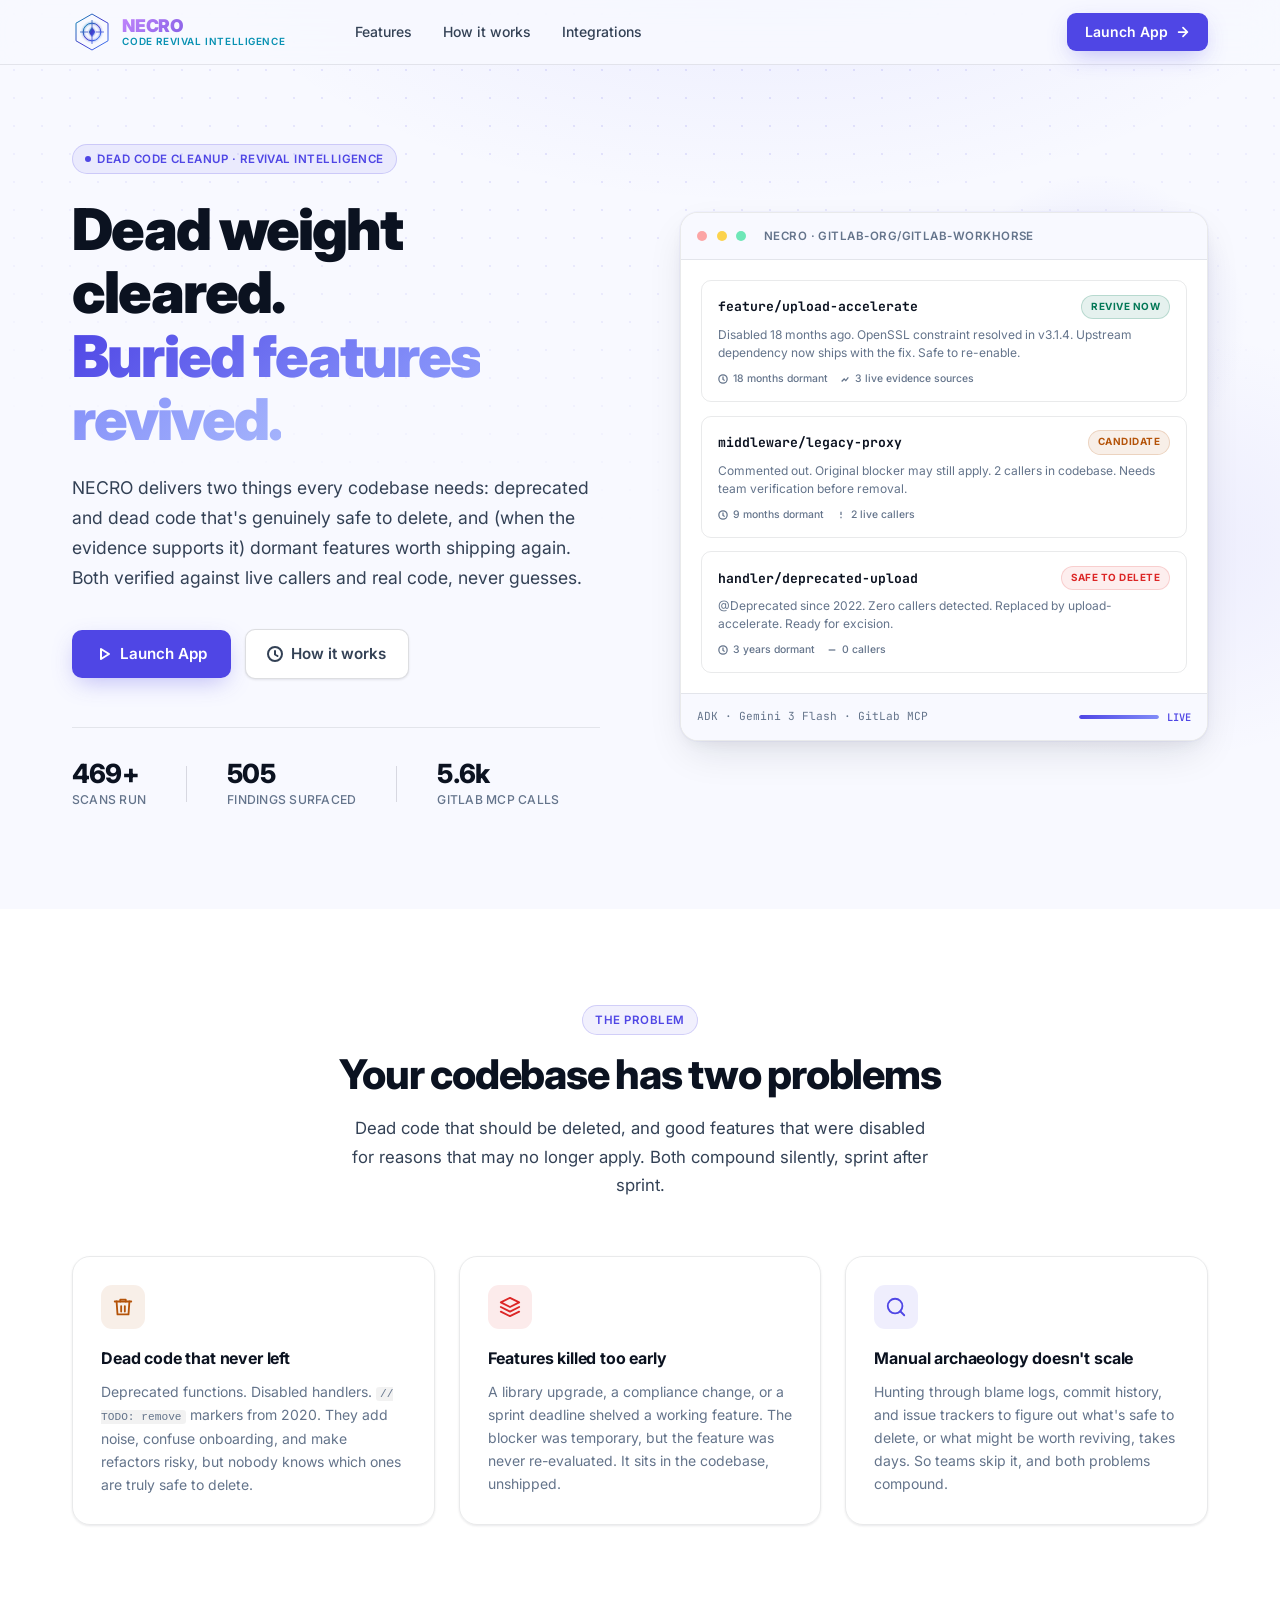
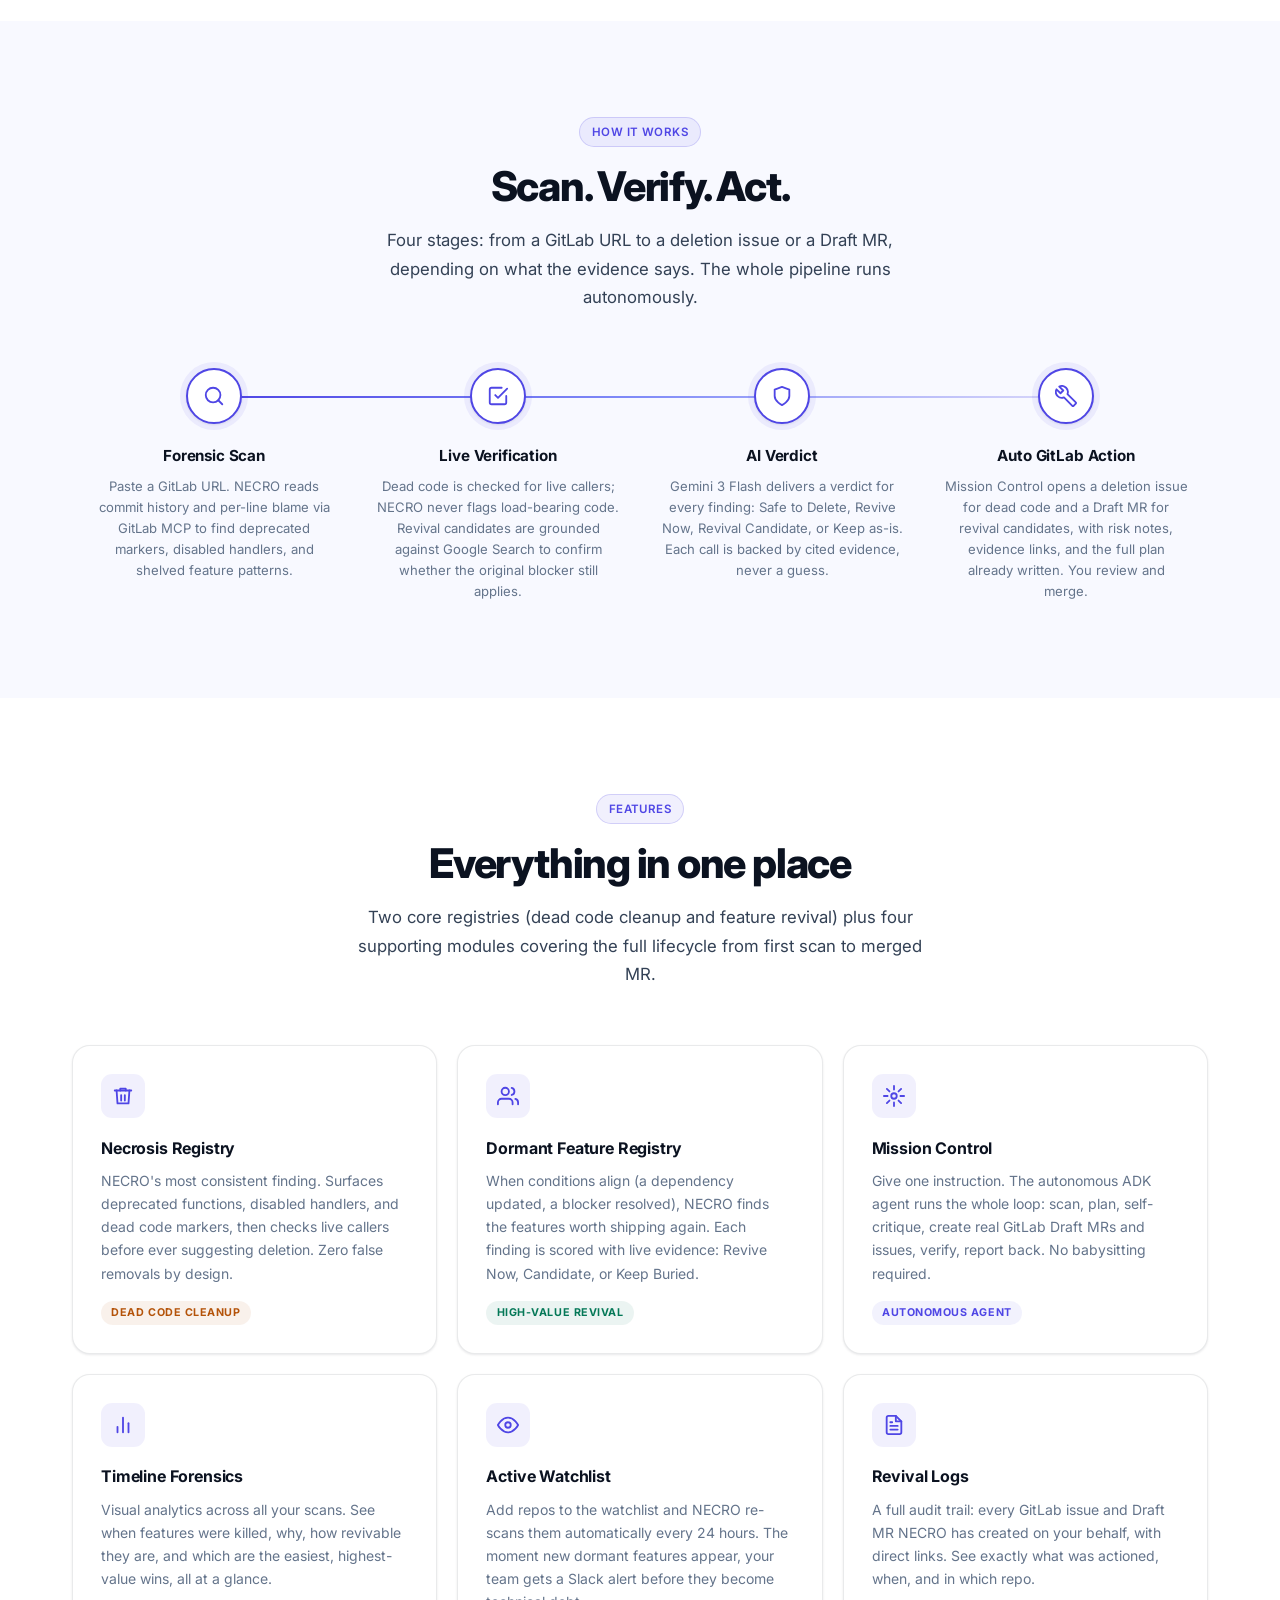
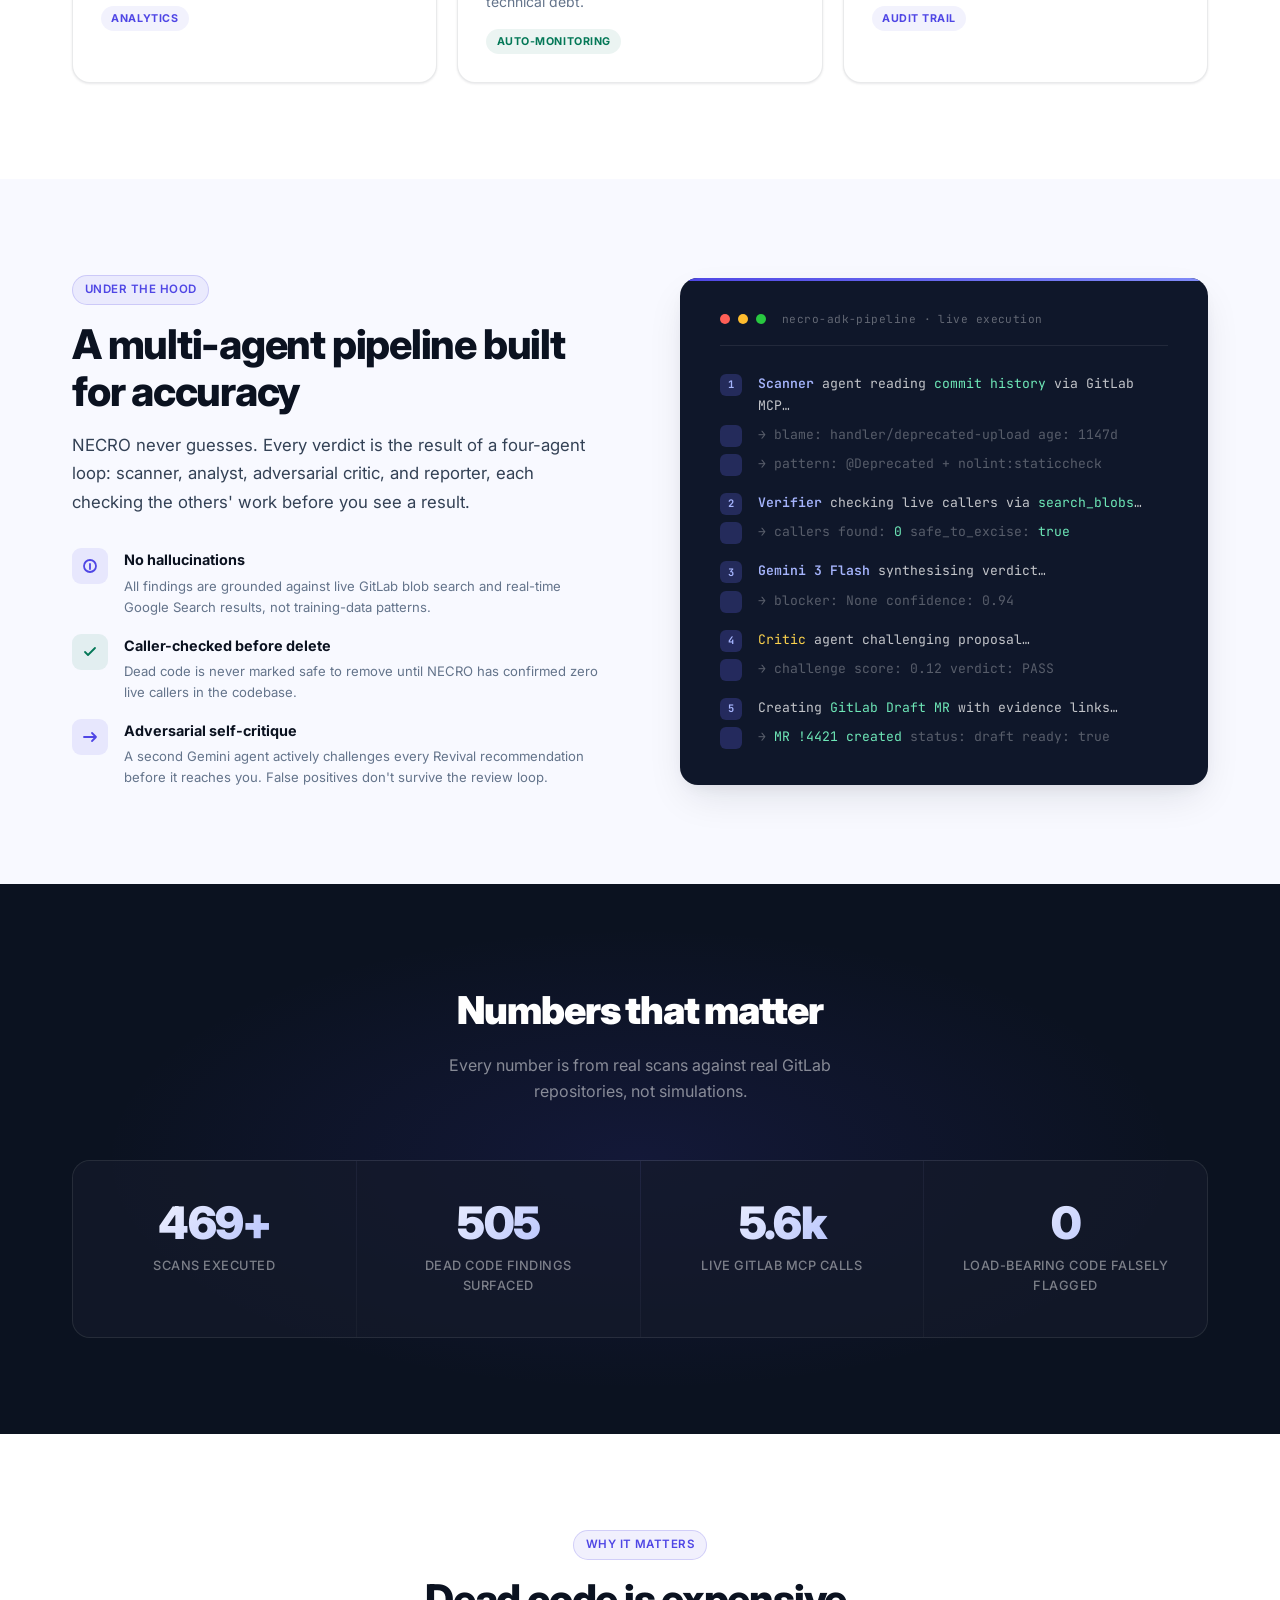
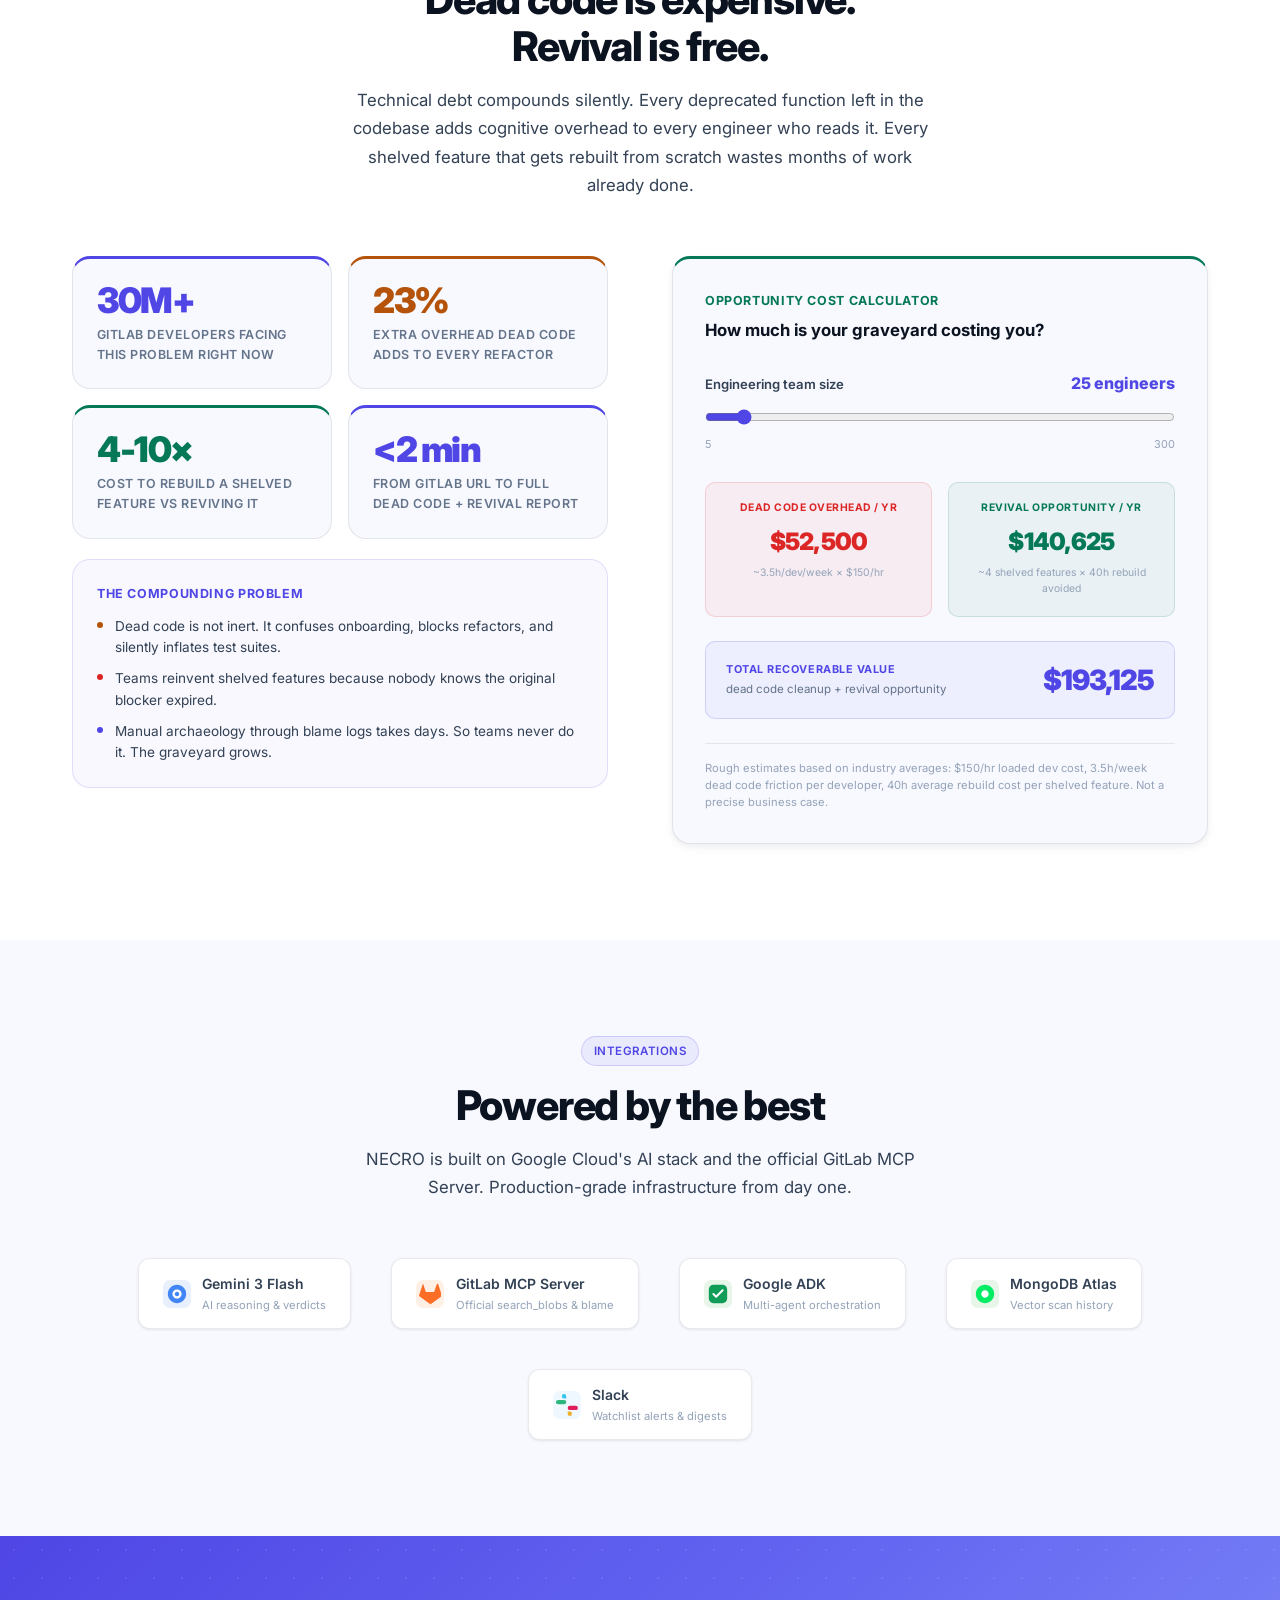
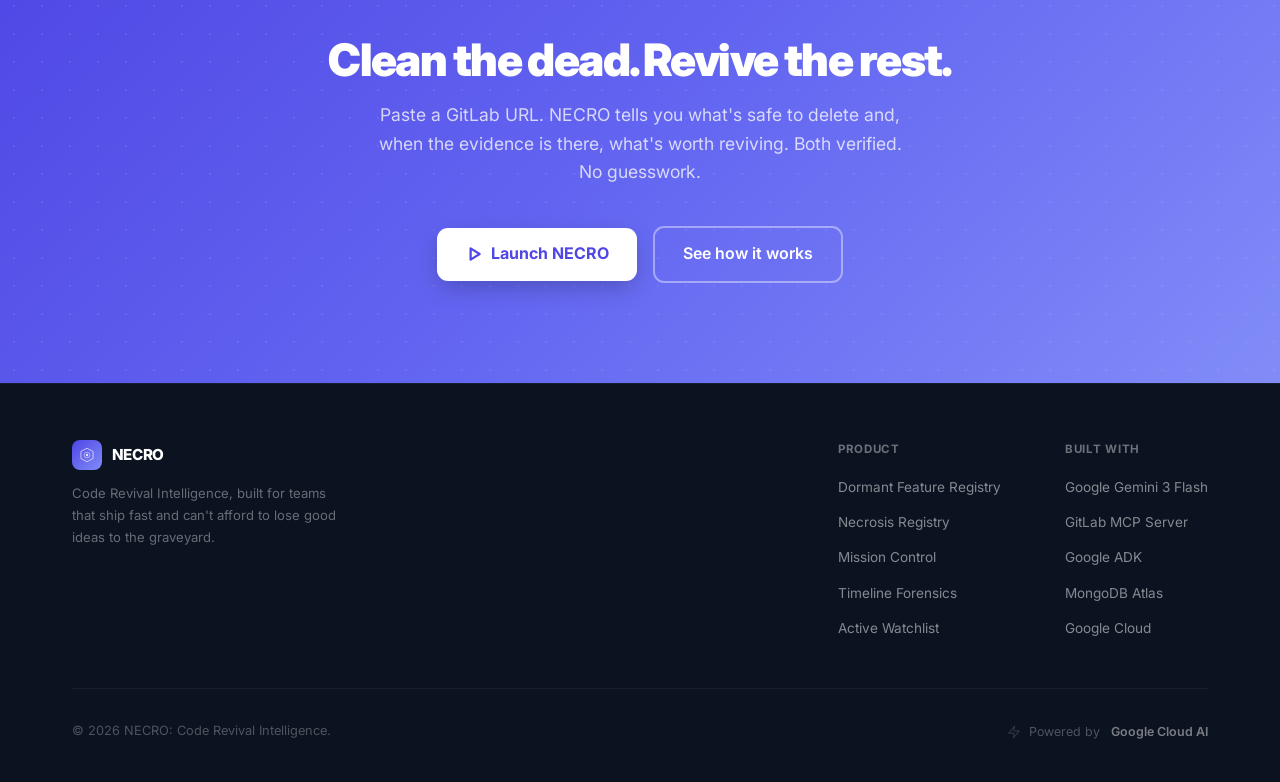
<file: frontend/index.html>
﻿<!DOCTYPE html>
<html lang="en">
<head>
  <meta charset="UTF-8" />
  <meta name="viewport" content="width=device-width, initial-scale=1.0" />
  <title>NECRO: Dead Code & Revival Intelligence</title>
  <meta name="description" content="NECRO finds dead code safe to delete and dormant features worth reviving in your GitLab repos. Every finding verified against live callers, never a guess." />
  <link rel="preconnect" href="https://fonts.googleapis.com" />
  <link rel="preconnect" href="https://fonts.gstatic.com" crossorigin />
  <link href="https://fonts.googleapis.com/css2?family=Inter:wght@400;500;600;700;800;900&family=JetBrains+Mono:wght@400;500;600&display=swap" rel="stylesheet" />
  <style>
    *, *::before, *::after { box-sizing: border-box; margin: 0; padding: 0; }

    :root {
      --accent:        #4f46e5;
      --accent-light:  #6366f1;
      --accent-glow:   rgba(79, 70, 229, 0.22);
      --green:         #047857;
      --amber:         #b45309;
      --red:           #dc2626;
      --text:          #0b1220;
      --text-2:        #334155;
      --text-3:        #64748b;
      --text-4:        #94a3b8;
      --bg:            #f8f9ff;
      --surface:       #ffffff;
      --border:        rgba(15, 23, 42, 0.09);
      --border-md:     rgba(15, 23, 42, 0.14);
      --shadow-xs:     0 1px 2px rgba(16,24,40,.05);
      --shadow-sm:     0 1px 3px rgba(16,24,40,.06), 0 1px 2px rgba(16,24,40,.04);
      --shadow-md:     0 4px 12px -2px rgba(16,24,40,.07), 0 2px 6px -2px rgba(16,24,40,.05);
      --shadow-lg:     0 16px 40px -8px rgba(16,24,40,.12), 0 6px 16px -6px rgba(16,24,40,.07);
      --shadow-accent: 0 8px 24px -6px rgba(79, 70, 229, 0.38);
      --radius:        12px;
      --radius-lg:     18px;
      --font:          'Inter', system-ui, -apple-system, sans-serif;
      --mono:          'JetBrains Mono', monospace;
      --max:           1200px;
    }

    html { scroll-behavior: smooth; }

    body {
      font-family: var(--font);
      background: var(--bg);
      color: var(--text);
      line-height: 1.6;
      -webkit-font-smoothing: antialiased;
      overflow-x: hidden;
    }

    /* ── Utilities ── */
    .container { max-width: var(--max); margin: 0 auto; padding: 0 2rem; }
    .tag {
      display: inline-flex; align-items: center; gap: 0.4rem;
      padding: 0.3rem 0.75rem; border-radius: 999px;
      font-size: 0.72rem; font-weight: 600; letter-spacing: 0.04em; text-transform: uppercase;
      background: rgba(79, 70, 229, 0.08); color: var(--accent);
      border: 1px solid rgba(79, 70, 229, 0.2);
    }
    .tag-dot { width: 6px; height: 6px; border-radius: 50%; background: currentColor; }

    /* ── Nav ── */
    nav {
      position: fixed; top: 0; left: 0; right: 0; z-index: 100;
      background: rgba(248, 249, 255, 0.88);
      backdrop-filter: blur(16px);
      -webkit-backdrop-filter: blur(16px);
      border-bottom: 1px solid var(--border);
    }
    .nav-inner {
      max-width: var(--max); margin: 0 auto; padding: 0 2rem;
      height: 64px; display: flex; align-items: center; gap: 2rem;
    }
    .nav-logo {
      display: flex; align-items: center; gap: 0.65rem; text-decoration: none;
      flex-shrink: 0;
    }
    .nav-logo-icon {
      width: 40px; height: 40px;
      display: flex; align-items: center; justify-content: center;
    }
    .nav-logo-icon svg { width: 40px; height: 40px; }
    .nav-logo-name {
      font-size: 1.1rem; font-weight: 900; letter-spacing: -0.02em;
      background: linear-gradient(135deg, #c084fc 0%, #4338ca 100%);
      -webkit-background-clip: text;
      -webkit-text-fill-color: transparent;
      background-clip: text;
      line-height: 1;
    }
    .nav-logo-sub {
      font-size: 0.62rem; font-weight: 600; color: #0891b2;
      letter-spacing: 0.06em; text-transform: uppercase;
      display: block; line-height: 1; margin-top: 0.2rem;
    }
    .nav-logo-text { display: flex; flex-direction: column; }
    .nav-links {
      display: flex; align-items: center; gap: 0.25rem; margin-left: 1.5rem;
      list-style: none;
    }
    .nav-links a {
      display: block; padding: 0.4rem 0.85rem;
      font-size: 0.875rem; font-weight: 500; color: var(--text-2);
      text-decoration: none; border-radius: 8px;
      transition: color 0.15s, background 0.15s;
    }
    .nav-links a:hover { color: var(--text); background: rgba(15,23,42,.05); }
    .nav-spacer { flex: 1; }
    .nav-cta {
      display: inline-flex; align-items: center; gap: 0.45rem;
      padding: 0.5rem 1.15rem;
      background: var(--accent); color: #fff;
      font-size: 0.875rem; font-weight: 600; text-decoration: none;
      border-radius: 9px; box-shadow: var(--shadow-accent);
      transition: background 0.15s, box-shadow 0.15s, transform 0.1s;
      white-space: nowrap;
    }
    .nav-cta:hover {
      background: #4338ca;
      box-shadow: 0 10px 28px -6px rgba(79,70,229,.48);
      transform: translateY(-1px);
    }
    .nav-cta svg { width: 14px; height: 14px; }

    /* ── Hero ── */
    .hero {
      padding: 144px 0 100px;
      position: relative; overflow: hidden;
    }
    .hero-bg {
      position: absolute; inset: 0; z-index: 0;
      background:
        radial-gradient(ellipse 70% 50% at 60% -10%, rgba(99,102,241,.10) 0%, transparent 65%),
        radial-gradient(ellipse 40% 40% at 90% 60%, rgba(79,70,229,.07) 0%, transparent 60%);
    }
    /* subtle dot grid */
    .hero-bg::after {
      content: '';
      position: absolute; inset: 0;
      background-image: radial-gradient(circle, rgba(79,70,229,.12) 1px, transparent 1px);
      background-size: 28px 28px;
      mask-image: radial-gradient(ellipse 80% 60% at 50% 0%, black 30%, transparent 100%);
      -webkit-mask-image: radial-gradient(ellipse 80% 60% at 50% 0%, black 30%, transparent 100%);
    }
    .hero-inner {
      position: relative; z-index: 1;
      max-width: var(--max); margin: 0 auto; padding: 0 2rem;
      display: grid; grid-template-columns: 1fr 1fr; gap: 5rem; align-items: center;
    }
    .hero-tag { margin-bottom: 1.5rem; }
    .hero-h1 {
      font-size: clamp(2.4rem, 4.5vw, 3.75rem);
      font-weight: 900;
      letter-spacing: -0.035em;
      line-height: 1.1;
      color: var(--text);
      margin-bottom: 1.35rem;
    }
    .hero-h1 .grad {
      background: linear-gradient(135deg, var(--accent) 0%, #818cf8 55%, #a5b4fc 100%);
      -webkit-background-clip: text;
      -webkit-text-fill-color: transparent;
      background-clip: text;
    }
    .hero-sub {
      font-size: 1.1rem; color: var(--text-2); line-height: 1.7;
      max-width: 48ch; margin-bottom: 2.25rem;
    }
    .hero-actions {
      display: flex; align-items: center; gap: 0.85rem; flex-wrap: wrap;
    }
    .btn-primary {
      display: inline-flex; align-items: center; gap: 0.5rem;
      padding: 0.75rem 1.5rem;
      background: var(--accent); color: #fff;
      font-size: 0.95rem; font-weight: 600; text-decoration: none;
      border-radius: 10px; box-shadow: var(--shadow-accent);
      transition: background .15s, box-shadow .15s, transform .1s;
    }
    .btn-primary:hover {
      background: #4338ca;
      box-shadow: 0 12px 32px -8px rgba(79,70,229,.50);
      transform: translateY(-1px);
    }
    .btn-primary svg { width: 16px; height: 16px; }
    .btn-secondary {
      display: inline-flex; align-items: center; gap: 0.5rem;
      padding: 0.75rem 1.35rem;
      background: var(--surface); color: var(--text-2);
      font-size: 0.95rem; font-weight: 600; text-decoration: none;
      border-radius: 10px; border: 1px solid var(--border-md);
      box-shadow: var(--shadow-sm);
      transition: border-color .15s, color .15s, box-shadow .15s, transform .1s;
    }
    .btn-secondary:hover {
      border-color: rgba(79,70,229,.3); color: var(--accent);
      box-shadow: var(--shadow-md); transform: translateY(-1px);
    }
    .btn-secondary svg { width: 16px; height: 16px; }

    /* Hero stats strip */
    .hero-stats {
      display: flex; align-items: center; gap: 2.5rem;
      margin-top: 3rem; padding-top: 2rem;
      border-top: 1px solid var(--border);
    }
    .hero-stat-value {
      font-size: 1.65rem; font-weight: 800; letter-spacing: -0.03em;
      color: var(--text); line-height: 1;
    }
    .hero-stat-label {
      font-size: 0.76rem; font-weight: 500; color: var(--text-3);
      margin-top: 0.2rem; letter-spacing: 0.02em; text-transform: uppercase;
    }
    .hero-stat-div { width: 1px; height: 36px; background: var(--border-md); }

    /* Hero mock card */
    .hero-visual {
      position: relative;
    }
    .hero-mock {
      background: var(--surface);
      border: 1px solid var(--border);
      border-radius: var(--radius-lg);
      box-shadow: var(--shadow-lg), 0 0 0 1px rgba(79,70,229,.04);
      overflow: hidden;
    }
    .mock-header {
      display: flex; align-items: center; gap: 0.6rem;
      padding: 0.85rem 1rem;
      background: #f8f9ff; border-bottom: 1px solid var(--border);
    }
    .mock-dot { width: 10px; height: 10px; border-radius: 50%; }
    .mock-dot-r { background: #fca5a5; }
    .mock-dot-y { background: #fcd34d; }
    .mock-dot-g { background: #6ee7b7; }
    .mock-header-title {
      margin-left: 0.5rem;
      font-size: 0.72rem; font-weight: 600; color: var(--text-3);
      letter-spacing: 0.04em; text-transform: uppercase;
    }
    .mock-body { padding: 1.25rem; display: flex; flex-direction: column; gap: 0.85rem; }
    .mock-finding {
      border: 1px solid var(--border);
      border-radius: 10px; padding: 0.85rem 1rem;
      transition: border-color .2s, box-shadow .2s;
    }
    .mock-finding:hover { border-color: rgba(79,70,229,.25); box-shadow: var(--shadow-sm); }
    .mock-finding-top {
      display: flex; align-items: center; justify-content: space-between;
      margin-bottom: 0.45rem;
    }
    .mock-finding-name {
      font-size: 0.82rem; font-weight: 700; color: var(--text);
      font-family: var(--mono);
    }
    .mock-badge {
      font-size: 0.62rem; font-weight: 700; letter-spacing: 0.05em;
      text-transform: uppercase; padding: 0.2rem 0.55rem;
      border-radius: 999px;
    }
    .badge-revive { background: rgba(4,120,87,.1); color: #047857; border: 1px solid rgba(4,120,87,.2); }
    .badge-candidate { background: rgba(180,83,9,.09); color: #b45309; border: 1px solid rgba(180,83,9,.18); }
    .badge-delete { background: rgba(220,38,38,.08); color: #dc2626; border: 1px solid rgba(220,38,38,.16); }
    .mock-finding-desc { font-size: 0.75rem; color: var(--text-3); line-height: 1.5; }
    .mock-finding-meta {
      display: flex; align-items: center; gap: 0.75rem;
      margin-top: 0.55rem;
    }
    .mock-meta-pill {
      display: inline-flex; align-items: center; gap: 0.3rem;
      font-size: 0.65rem; font-weight: 500; color: var(--text-3);
    }
    .mock-meta-pill svg { width: 10px; height: 10px; }
    .mock-footer {
      padding: 0.85rem 1rem;
      background: #f8f9ff; border-top: 1px solid var(--border);
      display: flex; align-items: center; justify-content: space-between;
    }
    .mock-footer-text { font-size: 0.7rem; color: var(--text-3); font-family: var(--mono); }
    .mock-progress {
      display: flex; align-items: center; gap: 0.5rem;
    }
    .mock-progress-bar {
      width: 80px; height: 4px; background: rgba(15,23,42,.07);
      border-radius: 999px; overflow: hidden;
    }
    .mock-progress-fill {
      height: 100%; background: linear-gradient(90deg, var(--accent) 0%, #818cf8 100%);
      border-radius: 999px;
      animation: scanProgress 2.4s ease-in-out infinite alternate;
    }
    @keyframes scanProgress {
      from { width: 40%; }
      to   { width: 92%; }
    }
    .mock-progress-label { font-size: 0.65rem; font-weight: 600; color: var(--accent); font-family: var(--mono); }
    .hero-visual-glow {
      position: absolute; top: -40px; right: -40px;
      width: 300px; height: 300px; border-radius: 50%;
      background: radial-gradient(circle, rgba(99,102,241,.15) 0%, transparent 70%);
      pointer-events: none; z-index: -1;
    }

    /* ── Section base ── */
    section { padding: 96px 0; }
    .section-tag { margin-bottom: 1rem; }
    .section-h2 {
      font-size: clamp(1.9rem, 3.2vw, 2.75rem);
      font-weight: 800; letter-spacing: -0.03em; line-height: 1.15;
      color: var(--text); margin-bottom: 1rem;
    }
    .section-sub {
      font-size: 1.05rem; color: var(--text-2); line-height: 1.7;
      max-width: 54ch;
    }
    .section-header { margin-bottom: 3.5rem; }
    .section-header.center { text-align: center; }
    .section-header.center .section-sub { margin: 0 auto; }

    /* ── Problem section ── */
    .problem { background: var(--surface); }
    .problem-grid {
      display: grid; grid-template-columns: repeat(3, 1fr); gap: 1.5rem;
    }
    .problem-card {
      padding: 1.75rem; border-radius: var(--radius-lg);
      border: 1px solid var(--border);
      box-shadow: var(--shadow-sm);
      transition: border-color .2s, box-shadow .2s, transform .2s;
    }
    .problem-card:hover {
      border-color: rgba(79,70,229,.22);
      box-shadow: var(--shadow-md);
      transform: translateY(-2px);
    }
    .problem-icon {
      width: 44px; height: 44px; border-radius: 11px;
      display: flex; align-items: center; justify-content: center;
      margin-bottom: 1.1rem;
    }
    .problem-icon svg { width: 22px; height: 22px; }
    .problem-icon-red   { background: rgba(220,38,38,.09); color: #dc2626; }
    .problem-icon-amber { background: rgba(180,83,9,.09);  color: #b45309; }
    .problem-icon-blue  { background: rgba(79,70,229,.09); color: var(--accent); }
    .problem-card h3 {
      font-size: 1rem; font-weight: 700; color: var(--text);
      letter-spacing: -0.01em; margin-bottom: 0.5rem;
    }
    .problem-card p { font-size: 0.875rem; color: var(--text-3); line-height: 1.65; }

    /* ── How it works ── */
    .how { background: var(--bg); }
    .steps {
      display: grid; grid-template-columns: repeat(4, 1fr);
      gap: 0; position: relative;
    }
    .steps::before {
      content: '';
      position: absolute; top: 28px; left: calc(12.5% + 14px); right: calc(12.5% + 14px);
      height: 2px;
      background: linear-gradient(90deg, var(--accent) 0%, #818cf8 50%, rgba(79,70,229,.2) 100%);
      z-index: 0;
    }
    .step { text-align: center; padding: 0 1.25rem; position: relative; z-index: 1; }
    .step-num {
      width: 56px; height: 56px; border-radius: 50%;
      display: flex; align-items: center; justify-content: center;
      font-size: 1.05rem; font-weight: 800;
      margin: 0 auto 1.25rem;
      position: relative;
    }
    .step-num-inner {
      width: 56px; height: 56px; border-radius: 50%;
      display: flex; align-items: center; justify-content: center;
      background: var(--surface); border: 2px solid var(--accent);
      box-shadow: 0 0 0 6px rgba(79,70,229,.08), var(--shadow-sm);
    }
    .step-num-inner svg { width: 22px; height: 22px; color: var(--accent); }
    .step-title {
      font-size: 0.95rem; font-weight: 700; color: var(--text);
      letter-spacing: -0.01em; margin-bottom: 0.5rem;
    }
    .step-desc { font-size: 0.82rem; color: var(--text-3); line-height: 1.6; }

    /* ── Features ── */
    .features { background: var(--surface); }
    .features-grid {
      display: grid; grid-template-columns: repeat(3, 1fr); gap: 1.25rem;
    }
    .feature-card {
      padding: 1.75rem; border-radius: var(--radius-lg);
      border: 1px solid var(--border);
      background: var(--surface);
      box-shadow: var(--shadow-sm);
      transition: border-color .2s, box-shadow .2s, transform .2s;
      position: relative; overflow: hidden;
    }
    .feature-card::before {
      content: '';
      position: absolute; top: 0; left: 0; right: 0; height: 3px;
      background: linear-gradient(90deg, var(--accent) 0%, #818cf8 100%);
      opacity: 0; transition: opacity .2s;
    }
    .feature-card:hover {
      border-color: rgba(79,70,229,.22);
      box-shadow: var(--shadow-md);
      transform: translateY(-3px);
    }
    .feature-card:hover::before { opacity: 1; }
    .feature-icon {
      width: 44px; height: 44px; border-radius: 11px;
      background: rgba(79,70,229,.08);
      display: flex; align-items: center; justify-content: center;
      margin-bottom: 1.1rem; color: var(--accent);
    }
    .feature-icon svg { width: 22px; height: 22px; }
    .feature-card h3 {
      font-size: 1rem; font-weight: 700; color: var(--text);
      letter-spacing: -0.01em; margin-bottom: 0.5rem;
    }
    .feature-card p { font-size: 0.875rem; color: var(--text-3); line-height: 1.65; }
    .feature-badge {
      display: inline-flex; align-items: center; gap: 0.3rem;
      margin-top: 1rem;
      font-size: 0.67rem; font-weight: 700; letter-spacing: 0.05em; text-transform: uppercase;
      color: var(--accent); padding: 0.22rem 0.65rem;
      background: rgba(79,70,229,.07); border-radius: 999px;
    }
    .feature-badge-green {
      color: var(--green);
      background: rgba(4,120,87,.08);
    }
    .feature-badge-amber {
      color: var(--amber);
      background: rgba(180,83,9,.08);
    }

    /* ── Integrations ── */
    .integrations { background: var(--bg); }
    .integrations-row {
      display: flex; align-items: center; justify-content: center;
      gap: 2.5rem; flex-wrap: wrap;
    }
    .integration-item {
      display: flex; align-items: center; gap: 0.7rem;
      padding: 0.85rem 1.5rem;
      background: var(--surface);
      border: 1px solid var(--border);
      border-radius: var(--radius);
      box-shadow: var(--shadow-sm);
      transition: border-color .2s, box-shadow .2s, transform .15s;
      text-decoration: none;
    }
    .integration-item:hover {
      border-color: rgba(79,70,229,.22);
      box-shadow: var(--shadow-md);
      transform: translateY(-2px);
    }
    .integration-icon { width: 28px; height: 28px; border-radius: 7px; flex-shrink: 0; display: flex; align-items: center; justify-content: center; }
    .integration-icon svg { width: 22px; height: 22px; }
    .integration-name {
      font-size: 0.875rem; font-weight: 600; color: var(--text-2);
      white-space: nowrap;
    }
    .integration-role {
      font-size: 0.7rem; color: var(--text-4);
      white-space: nowrap;
    }
    .int-stack { display: flex; flex-direction: column; gap: 0.1rem; }

    /* ── Stats dark section ── */
    .stats-dark {
      background: #0b1220; padding: 96px 0;
      position: relative; overflow: hidden;
    }
    .stats-dark-bg {
      position: absolute; inset: 0;
      background: radial-gradient(ellipse 60% 60% at 50% 50%, rgba(79,70,229,.12) 0%, transparent 70%);
    }
    .stats-dark-grid {
      position: relative; z-index: 1;
      display: grid; grid-template-columns: repeat(4, 1fr);
      gap: 1px; background: rgba(255,255,255,.06);
      border: 1px solid rgba(255,255,255,.06);
      border-radius: var(--radius-lg); overflow: hidden;
    }
    .stat-cell {
      padding: 2.5rem 2rem; text-align: center;
      background: rgba(15, 20, 38, 0.7);
    }
    .stat-cell-value {
      font-size: clamp(2.2rem, 3.5vw, 3rem);
      font-weight: 900; letter-spacing: -0.04em; line-height: 1;
      background: linear-gradient(135deg, #fff 0%, #a5b4fc 100%);
      -webkit-background-clip: text; -webkit-text-fill-color: transparent;
      background-clip: text;
      margin-bottom: 0.6rem;
    }
    .stat-cell-label {
      font-size: 0.8rem; font-weight: 500; letter-spacing: 0.04em;
      text-transform: uppercase; color: rgba(255,255,255,.45);
    }

    /* ── Pipeline section ── */
    .pipeline { background: var(--surface); }
    .pipeline-visual {
      background: #0f172a; border-radius: var(--radius-lg);
      padding: 2rem 2.5rem; font-family: var(--mono);
      font-size: 0.82rem; line-height: 1.7;
      box-shadow: var(--shadow-lg);
      overflow: hidden; position: relative;
    }
    .pipeline-visual::before {
      content: '';
      position: absolute; top: 0; left: 0; right: 0; height: 3px;
      background: linear-gradient(90deg, var(--accent) 0%, #818cf8 100%);
    }
    .pipeline-header {
      display: flex; align-items: center; gap: 0.5rem;
      margin-bottom: 1.5rem; padding-bottom: 1rem;
      border-bottom: 1px solid rgba(255,255,255,.08);
    }
    .ph-dot { width: 10px; height: 10px; border-radius: 50%; }
    .ph-r { background: #ff5f57; }
    .ph-y { background: #febc2e; }
    .ph-g { background: #28c840; }
    .ph-title { margin-left: 0.5rem; font-size: 0.7rem; color: rgba(255,255,255,.35); letter-spacing: 0.04em; }
    .pl-line { display: flex; align-items: flex-start; gap: 1rem; padding: 0.2rem 0; }
    .pl-step-no {
      width: 22px; height: 22px; border-radius: 6px;
      background: rgba(99,102,241,.25); color: #a5b4fc;
      font-size: 0.65rem; font-weight: 700;
      display: flex; align-items: center; justify-content: center;
      flex-shrink: 0; margin-top: 1px;
    }
    .pl-text { color: rgba(255,255,255,.75); }
    .pl-hl { color: #a5b4fc; font-weight: 600; }
    .pl-hl-g { color: #6ee7b7; }
    .pl-hl-y { color: #fcd34d; }
    .pl-comment { color: rgba(255,255,255,.3); }
    .pl-spacer { height: 0.6rem; }

    /* ── CTA section ── */
    .cta-section {
      background: linear-gradient(135deg, var(--accent) 0%, #6366f1 50%, #818cf8 100%);
      padding: 100px 0; text-align: center; position: relative; overflow: hidden;
    }
    .cta-section::before {
      content: '';
      position: absolute; inset: 0;
      background-image: radial-gradient(circle, rgba(255,255,255,.08) 1px, transparent 1px);
      background-size: 28px 28px;
    }
    .cta-inner { position: relative; z-index: 1; }
    .cta-h2 {
      font-size: clamp(2rem, 3.5vw, 3rem);
      font-weight: 900; letter-spacing: -0.035em; color: #fff;
      margin-bottom: 1rem; line-height: 1.1;
    }
    .cta-sub {
      font-size: 1.1rem; color: rgba(255,255,255,.75);
      max-width: 48ch; margin: 0 auto 2.5rem;
      line-height: 1.6;
    }
    .cta-actions { display: flex; align-items: center; justify-content: center; gap: 1rem; flex-wrap: wrap; }
    .btn-cta-white {
      display: inline-flex; align-items: center; gap: 0.5rem;
      padding: 0.85rem 1.75rem;
      background: #fff; color: var(--accent);
      font-size: 1rem; font-weight: 700; text-decoration: none;
      border-radius: 11px;
      box-shadow: 0 8px 24px -4px rgba(0,0,0,.25);
      transition: transform .15s, box-shadow .15s;
    }
    .btn-cta-white:hover { transform: translateY(-2px); box-shadow: 0 14px 32px -6px rgba(0,0,0,.32); }
    .btn-cta-white svg { width: 18px; height: 18px; }
    .btn-cta-outline {
      display: inline-flex; align-items: center; gap: 0.5rem;
      padding: 0.85rem 1.75rem;
      background: transparent; color: #fff;
      font-size: 1rem; font-weight: 600; text-decoration: none;
      border-radius: 11px; border: 2px solid rgba(255,255,255,.4);
      transition: border-color .15s, background .15s, transform .15s;
    }
    .btn-cta-outline:hover {
      border-color: rgba(255,255,255,.75);
      background: rgba(255,255,255,.08);
      transform: translateY(-2px);
    }

    /* ── Footer ── */
    footer {
      background: #0b1220;
      padding: 56px 0 40px;
      border-top: 1px solid rgba(255,255,255,.06);
    }
    .footer-inner {
      max-width: var(--max); margin: 0 auto; padding: 0 2rem;
    }
    .footer-top {
      display: flex; align-items: flex-start; justify-content: space-between;
      gap: 3rem; margin-bottom: 3rem;
      flex-wrap: wrap;
    }
    .footer-brand { max-width: 280px; }
    .footer-logo {
      display: flex; align-items: center; gap: 0.6rem; margin-bottom: 0.85rem;
      text-decoration: none;
    }
    .footer-logo-icon {
      width: 30px; height: 30px; border-radius: 8px;
      background: linear-gradient(135deg, var(--accent), #818cf8);
      display: flex; align-items: center; justify-content: center;
    }
    .footer-logo-icon svg { width: 16px; height: 16px; }
    .footer-logo-name { font-size: 0.95rem; font-weight: 800; color: #fff; letter-spacing: -0.02em; }
    .footer-brand p { font-size: 0.82rem; color: rgba(255,255,255,.38); line-height: 1.65; }
    .footer-cols { display: flex; gap: 4rem; flex-wrap: wrap; }
    .footer-col h4 {
      font-size: 0.72rem; font-weight: 700; letter-spacing: 0.06em;
      text-transform: uppercase; color: rgba(255,255,255,.4);
      margin-bottom: 1rem;
    }
    .footer-col ul { list-style: none; display: flex; flex-direction: column; gap: 0.6rem; }
    .footer-col a {
      font-size: 0.85rem; color: rgba(255,255,255,.5); text-decoration: none;
      transition: color .15s;
    }
    .footer-col a:hover { color: rgba(255,255,255,.85); }
    .footer-bottom {
      padding-top: 2rem; border-top: 1px solid rgba(255,255,255,.06);
      display: flex; align-items: center; justify-content: space-between;
      flex-wrap: wrap; gap: 1rem;
    }
    .footer-copy { font-size: 0.8rem; color: rgba(255,255,255,.28); }
    .footer-powered {
      display: flex; align-items: center; gap: 0.5rem;
      font-size: 0.78rem; color: rgba(255,255,255,.28);
    }
    .footer-powered svg { width: 14px; height: 14px; opacity: 0.5; }
    .footer-tag { color: rgba(255,255,255,.45); font-weight: 600; }

    /* ── Responsive ── */
    .impact-grid { display: grid; grid-template-columns: 1fr 1fr; gap: 4rem; align-items: start; }
    @media (max-width: 1024px) {
      .hero-inner { grid-template-columns: 1fr; gap: 3rem; }
      .hero-visual { max-width: 520px; }
      .hero-sub { max-width: 100%; }
      .steps { grid-template-columns: repeat(2, 1fr); gap: 2rem; }
      .steps::before { display: none; }
      .features-grid { grid-template-columns: repeat(2, 1fr); }
      .stats-dark-grid { grid-template-columns: repeat(2, 1fr); }
      .problem-grid { grid-template-columns: repeat(2, 1fr); }
      .impact-grid { grid-template-columns: 1fr; }
    }
    @media (max-width: 680px) {
      .container, .nav-inner, .footer-inner { padding: 0 1.25rem; }
      .hero { padding: 110px 0 70px; }
      section { padding: 64px 0; }
      .nav-links { display: none; }
      .hero-stats { gap: 1.5rem; flex-wrap: wrap; }
      .hero-stat-div { display: none; }
      .features-grid { grid-template-columns: 1fr; }
      .problem-grid { grid-template-columns: 1fr; }
      .steps { grid-template-columns: 1fr; }
      .stats-dark-grid { grid-template-columns: repeat(2, 1fr); }
      .integrations-row { gap: 1rem; }
      .footer-top { flex-direction: column; }
      .footer-cols { gap: 2.5rem; }
    }
  </style>
</head>
<body>

<!-- ── Navigation ─────────────────────────────────────────────────────────── -->
<nav>
  <div class="nav-inner">
    <a href="landing.html" class="nav-logo">
      <div class="nav-logo-icon">
        <svg viewBox="0 0 100 100" xmlns="http://www.w3.org/2000/svg">
          <defs>
            <linearGradient id="nav-grad" x1="0%" y1="0%" x2="100%" y2="100%">
              <stop offset="0%" stop-color="#0891b2" />
              <stop offset="50%" stop-color="#4338ca" />
              <stop offset="100%" stop-color="#3b82f6" />
            </linearGradient>
            <filter id="nav-glow" x="-20%" y="-20%" width="140%" height="140%">
              <feGaussianBlur stdDeviation="3" result="blur" />
              <feMerge>
                <feMergeNode in="blur" />
                <feMergeNode in="SourceGraphic" />
              </feMerge>
            </filter>
          </defs>
          <polygon points="50,5 90,28 90,72 50,95 10,72 10,28" fill="none" stroke="url(#nav-grad)" stroke-width="2.5" />
          <circle cx="50" cy="50" r="22" fill="none" stroke="url(#nav-grad)" stroke-width="2.5" filter="url(#nav-glow)" />
          <path d="M50,20 L50,40 M50,60 L50,80 M20,50 L40,50 M60,50 L80,50" stroke="url(#nav-grad)" stroke-width="2" />
          <polygon points="50,38 58,50 50,62 42,50" fill="url(#nav-grad)" filter="url(#nav-glow)" />
        </svg>
      </div>
      <div class="nav-logo-text">
        <span class="nav-logo-name">NECRO</span>
        <span class="nav-logo-sub">Code Revival Intelligence</span>
      </div>
    </a>
    <ul class="nav-links">
      <li><a href="#features">Features</a></li>
      <li><a href="#how-it-works">How it works</a></li>
      <li><a href="#integrations">Integrations</a></li>
    </ul>
    <div class="nav-spacer"></div>
    <a href="app.html" class="nav-cta">
      Launch App
      <svg viewBox="0 0 16 16" fill="none" stroke="currentColor" stroke-width="2" stroke-linecap="round" stroke-linejoin="round">
        <path d="M3 8h10M8 3l5 5-5 5"/>
      </svg>
    </a>
  </div>
</nav>

<!-- ── Hero ───────────────────────────────────────────────────────────────── -->
<section class="hero">
  <div class="hero-bg"></div>
  <div class="hero-inner">
    <div class="hero-text">
      <div class="hero-tag">
        <span class="tag">
          <span class="tag-dot"></span>
          Dead Code Cleanup · Revival Intelligence
        </span>
      </div>
      <h1 class="hero-h1">
        Dead weight cleared.<br>
        <span class="grad">Buried features revived.</span>
      </h1>
      <p class="hero-sub">
        NECRO delivers two things every codebase needs: deprecated and dead code that's genuinely safe to delete, and (when the evidence supports it) dormant features worth shipping again. Both verified against live callers and real code, never guesses.
      </p>
      <div class="hero-actions">
        <a href="app.html" class="btn-primary">
          <svg viewBox="0 0 16 16" fill="none" stroke="currentColor" stroke-width="2" stroke-linecap="round" stroke-linejoin="round">
            <polygon points="5,3 13,8 5,13"/>
          </svg>
          Launch App
        </a>
        <a href="#how-it-works" class="btn-secondary">
          <svg viewBox="0 0 16 16" fill="none" stroke="currentColor" stroke-width="2" stroke-linecap="round" stroke-linejoin="round">
            <circle cx="8" cy="8" r="7"/><path d="M8 5v3.5l2.5 1.5"/>
          </svg>
          How it works
        </a>
      </div>
      <div class="hero-stats">
        <div class="hero-stat">
          <div class="hero-stat-value">469+</div>
          <div class="hero-stat-label">Scans Run</div>
        </div>
        <div class="hero-stat-div"></div>
        <div class="hero-stat">
          <div class="hero-stat-value">505</div>
          <div class="hero-stat-label">Findings Surfaced</div>
        </div>
        <div class="hero-stat-div"></div>
        <div class="hero-stat">
          <div class="hero-stat-value">5.6k</div>
          <div class="hero-stat-label">GitLab MCP Calls</div>
        </div>
      </div>
    </div>

    <div class="hero-visual">
      <div class="hero-visual-glow"></div>
      <div class="hero-mock">
        <div class="mock-header">
          <div class="mock-dot mock-dot-r"></div>
          <div class="mock-dot mock-dot-y"></div>
          <div class="mock-dot mock-dot-g"></div>
          <span class="mock-header-title">NECRO · gitlab-org/gitlab-workhorse</span>
        </div>
        <div class="mock-body">
          <div class="mock-finding">
            <div class="mock-finding-top">
              <span class="mock-finding-name">feature/upload-accelerate</span>
              <span class="mock-badge badge-revive">Revive Now</span>
            </div>
            <div class="mock-finding-desc">Disabled 18 months ago. OpenSSL constraint resolved in v3.1.4. Upstream dependency now ships with the fix. Safe to re-enable.</div>
            <div class="mock-finding-meta">
              <span class="mock-meta-pill">
                <svg viewBox="0 0 12 12" fill="none" stroke="currentColor" stroke-width="1.5"><circle cx="6" cy="6" r="5"/><path d="M6 3v3.5l2 1.2"/></svg>
                18 months dormant
              </span>
              <span class="mock-meta-pill">
                <svg viewBox="0 0 12 12" fill="none" stroke="currentColor" stroke-width="1.5"><path d="M2 9l3-3 2 2 3-4"/></svg>
                3 live evidence sources
              </span>
            </div>
          </div>
          <div class="mock-finding">
            <div class="mock-finding-top">
              <span class="mock-finding-name">middleware/legacy-proxy</span>
              <span class="mock-badge badge-candidate">Candidate</span>
            </div>
            <div class="mock-finding-desc">Commented out. Original blocker may still apply. 2 callers in codebase. Needs team verification before removal.</div>
            <div class="mock-finding-meta">
              <span class="mock-meta-pill">
                <svg viewBox="0 0 12 12" fill="none" stroke="currentColor" stroke-width="1.5"><circle cx="6" cy="6" r="5"/><path d="M6 3v3.5l2 1.2"/></svg>
                9 months dormant
              </span>
              <span class="mock-meta-pill">
                <svg viewBox="0 0 12 12" fill="none" stroke="currentColor" stroke-width="1.5"><path d="M6 2v4M6 8v2"/></svg>
                2 live callers
              </span>
            </div>
          </div>
          <div class="mock-finding">
            <div class="mock-finding-top">
              <span class="mock-finding-name">handler/deprecated-upload</span>
              <span class="mock-badge badge-delete">Safe to Delete</span>
            </div>
            <div class="mock-finding-desc">@Deprecated since 2022. Zero callers detected. Replaced by upload-accelerate. Ready for excision.</div>
            <div class="mock-finding-meta">
              <span class="mock-meta-pill">
                <svg viewBox="0 0 12 12" fill="none" stroke="currentColor" stroke-width="1.5"><circle cx="6" cy="6" r="5"/><path d="M6 3v3.5l2 1.2"/></svg>
                3 years dormant
              </span>
              <span class="mock-meta-pill">
                <svg viewBox="0 0 12 12" fill="none" stroke="currentColor" stroke-width="1.5"><path d="M2 6h8"/></svg>
                0 callers
              </span>
            </div>
          </div>
        </div>
        <div class="mock-footer">
          <span class="mock-footer-text">ADK · Gemini 3 Flash · GitLab MCP</span>
          <div class="mock-progress">
            <div class="mock-progress-bar"><div class="mock-progress-fill"></div></div>
            <span class="mock-progress-label">LIVE</span>
          </div>
        </div>
      </div>
    </div>
  </div>
</section>

<!-- ── Problem ────────────────────────────────────────────────────────────── -->
<section class="problem" id="problem">
  <div class="container">
    <div class="section-header center">
      <div class="section-tag"><span class="tag">The Problem</span></div>
      <h2 class="section-h2">Your codebase has two problems</h2>
      <p class="section-sub">Dead code that should be deleted, and good features that were disabled for reasons that may no longer apply. Both compound silently, sprint after sprint.</p>
    </div>
    <div class="problem-grid">
      <div class="problem-card">
        <div class="problem-icon problem-icon-amber">
          <svg viewBox="0 0 24 24" fill="none" stroke="currentColor" stroke-width="2" stroke-linecap="round" stroke-linejoin="round">
            <polyline points="3 6 5 6 21 6"/><path d="M19 6l-1 14H6L5 6"/><path d="M10 11v6M14 11v6"/><path d="M9 6V4h6v2"/>
          </svg>
        </div>
        <h3>Dead code that never left</h3>
        <p>Deprecated functions. Disabled handlers. <code style="font-size:.8em;background:rgba(0,0,0,.05);padding:1px 4px;border-radius:3px;">// TODO: remove</code> markers from 2020. They add noise, confuse onboarding, and make refactors risky, but nobody knows which ones are truly safe to delete.</p>
      </div>
      <div class="problem-card">
        <div class="problem-icon problem-icon-red">
          <svg viewBox="0 0 24 24" fill="none" stroke="currentColor" stroke-width="2" stroke-linecap="round" stroke-linejoin="round">
            <path d="M12 2L2 7l10 5 10-5-10-5zM2 17l10 5 10-5M2 12l10 5 10-5"/>
          </svg>
        </div>
        <h3>Features killed too early</h3>
        <p>A library upgrade, a compliance change, or a sprint deadline shelved a working feature. The blocker was temporary, but the feature was never re-evaluated. It sits in the codebase, unshipped.</p>
      </div>
      <div class="problem-card">
        <div class="problem-icon problem-icon-blue">
          <svg viewBox="0 0 24 24" fill="none" stroke="currentColor" stroke-width="2" stroke-linecap="round" stroke-linejoin="round">
            <circle cx="11" cy="11" r="8"/><path d="M21 21l-4.35-4.35"/>
          </svg>
        </div>
        <h3>Manual archaeology doesn't scale</h3>
        <p>Hunting through blame logs, commit history, and issue trackers to figure out what's safe to delete, or what might be worth reviving, takes days. So teams skip it, and both problems compound.</p>
      </div>
    </div>
  </div>
</section>

<!-- ── How it works ───────────────────────────────────────────────────────── -->
<section class="how" id="how-it-works">
  <div class="container">
    <div class="section-header center">
      <div class="section-tag"><span class="tag">How it works</span></div>
      <h2 class="section-h2">Scan. Verify. Act.</h2>
      <p class="section-sub">Four stages: from a GitLab URL to a deletion issue or a Draft MR, depending on what the evidence says. The whole pipeline runs autonomously.</p>
    </div>
    <div class="steps">
      <div class="step">
        <div class="step-num">
          <div class="step-num-inner">
            <svg viewBox="0 0 24 24" fill="none" stroke="currentColor" stroke-width="2" stroke-linecap="round" stroke-linejoin="round">
              <circle cx="11" cy="11" r="8"/><path d="M21 21l-4.35-4.35"/>
            </svg>
          </div>
        </div>
        <div class="step-title">Forensic Scan</div>
        <div class="step-desc">Paste a GitLab URL. NECRO reads commit history and per-line blame via GitLab MCP to find deprecated markers, disabled handlers, and shelved feature patterns.</div>
      </div>
      <div class="step">
        <div class="step-num">
          <div class="step-num-inner">
            <svg viewBox="0 0 24 24" fill="none" stroke="currentColor" stroke-width="2" stroke-linecap="round" stroke-linejoin="round">
              <path d="M9 11l3 3L22 4"/><path d="M21 12v7a2 2 0 0 1-2 2H5a2 2 0 0 1-2-2V5a2 2 0 0 1 2-2h11"/>
            </svg>
          </div>
        </div>
        <div class="step-title">Live Verification</div>
        <div class="step-desc">Dead code is checked for live callers; NECRO never flags load-bearing code. Revival candidates are grounded against Google Search to confirm whether the original blocker still applies.</div>
      </div>
      <div class="step">
        <div class="step-num">
          <div class="step-num-inner">
            <svg viewBox="0 0 24 24" fill="none" stroke="currentColor" stroke-width="2" stroke-linecap="round" stroke-linejoin="round">
              <path d="M12 22s8-4 8-10V5l-8-3-8 3v7c0 6 8 10 8 10z"/>
            </svg>
          </div>
        </div>
        <div class="step-title">AI Verdict</div>
        <div class="step-desc">Gemini 3 Flash delivers a verdict for every finding: Safe to Delete, Revive Now, Revival Candidate, or Keep as-is. Each call is backed by cited evidence, never a guess.</div>
      </div>
      <div class="step">
        <div class="step-num">
          <div class="step-num-inner">
            <svg viewBox="0 0 24 24" fill="none" stroke="currentColor" stroke-width="2" stroke-linecap="round" stroke-linejoin="round">
              <path d="M22.7 19l-9.1-9.1c.9-2.3.4-5-1.5-6.9-2-2-5-2.4-7.4-1.3L9 6 6 9 1.6 4.7C.4 7.1.9 10.1 2.9 12.1c1.9 1.9 4.6 2.4 6.9 1.5l9.1 9.1c.4.4 1 .4 1.4 0l2.3-2.3c.5-.4.5-1.1.1-1.4z"/>
            </svg>
          </div>
        </div>
        <div class="step-title">Auto GitLab Action</div>
        <div class="step-desc">Mission Control opens a deletion issue for dead code and a Draft MR for revival candidates, with risk notes, evidence links, and the full plan already written. You review and merge.</div>
      </div>
    </div>
  </div>
</section>

<!-- ── Features ───────────────────────────────────────────────────────────── -->
<section class="features" id="features">
  <div class="container">
    <div class="section-header center">
      <div class="section-tag"><span class="tag">Features</span></div>
      <h2 class="section-h2">Everything in one place</h2>
      <p class="section-sub">Two core registries (dead code cleanup and feature revival) plus four supporting modules covering the full lifecycle from first scan to merged MR.</p>
    </div>
    <div class="features-grid">

      <div class="feature-card">
        <div class="feature-icon">
          <svg viewBox="0 0 24 24" fill="none" stroke="currentColor" stroke-width="2" stroke-linecap="round" stroke-linejoin="round">
            <polyline points="3 6 5 6 21 6"/><path d="M19 6l-1 14H6L5 6"/><path d="M10 11v6M14 11v6"/>
            <path d="M9 6V4h6v2"/>
          </svg>
        </div>
        <h3>Necrosis Registry</h3>
        <p>NECRO's most consistent finding. Surfaces deprecated functions, disabled handlers, and dead code markers, then checks live callers before ever suggesting deletion. Zero false removals by design.</p>
        <span class="feature-badge feature-badge-amber">Dead Code Cleanup</span>
      </div>

      <div class="feature-card">
        <div class="feature-icon">
          <svg viewBox="0 0 24 24" fill="none" stroke="currentColor" stroke-width="2" stroke-linecap="round" stroke-linejoin="round">
            <path d="M17 21v-2a4 4 0 0 0-4-4H5a4 4 0 0 0-4 4v2"/><circle cx="9" cy="7" r="4"/>
            <path d="M23 21v-2a4 4 0 0 0-3-3.87M16 3.13a4 4 0 0 1 0 7.75"/>
          </svg>
        </div>
        <h3>Dormant Feature Registry</h3>
        <p>When conditions align (a dependency updated, a blocker resolved), NECRO finds the features worth shipping again. Each finding is scored with live evidence: Revive Now, Candidate, or Keep Buried.</p>
        <span class="feature-badge feature-badge-green">High-Value Revival</span>
      </div>

      <div class="feature-card">
        <div class="feature-icon">
          <svg viewBox="0 0 24 24" fill="none" stroke="currentColor" stroke-width="2" stroke-linecap="round" stroke-linejoin="round">
            <circle cx="12" cy="12" r="3"/><path d="M12 1v4M12 19v4M4.22 4.22l2.83 2.83M16.95 16.95l2.83 2.83M1 12h4M19 12h4M4.22 19.78l2.83-2.83M16.95 7.05l2.83-2.83"/>
          </svg>
        </div>
        <h3>Mission Control</h3>
        <p>Give one instruction. The autonomous ADK agent runs the whole loop: scan, plan, self-critique, create real GitLab Draft MRs and issues, verify, report back. No babysitting required.</p>
        <span class="feature-badge">Autonomous Agent</span>
      </div>

      <div class="feature-card">
        <div class="feature-icon">
          <svg viewBox="0 0 24 24" fill="none" stroke="currentColor" stroke-width="2" stroke-linecap="round" stroke-linejoin="round">
            <line x1="18" y1="20" x2="18" y2="10"/><line x1="12" y1="20" x2="12" y2="4"/>
            <line x1="6" y1="20" x2="6" y2="14"/>
          </svg>
        </div>
        <h3>Timeline Forensics</h3>
        <p>Visual analytics across all your scans. See when features were killed, why, how revivable they are, and which are the easiest, highest-value wins, all at a glance.</p>
        <span class="feature-badge">Analytics</span>
      </div>

      <div class="feature-card">
        <div class="feature-icon">
          <svg viewBox="0 0 24 24" fill="none" stroke="currentColor" stroke-width="2" stroke-linecap="round" stroke-linejoin="round">
            <path d="M1 12s4-8 11-8 11 8 11 8-4 8-11 8-11-8-11-8z"/>
            <circle cx="12" cy="12" r="3"/>
          </svg>
        </div>
        <h3>Active Watchlist</h3>
        <p>Add repos to the watchlist and NECRO re-scans them automatically every 24 hours. The moment new dormant features appear, your team gets a Slack alert before they become technical debt.</p>
        <span class="feature-badge feature-badge-green">Auto-monitoring</span>
      </div>

      <div class="feature-card">
        <div class="feature-icon">
          <svg viewBox="0 0 24 24" fill="none" stroke="currentColor" stroke-width="2" stroke-linecap="round" stroke-linejoin="round">
            <path d="M14 2H6a2 2 0 0 0-2 2v16a2 2 0 0 0 2 2h12a2 2 0 0 0 2-2V8z"/>
            <polyline points="14 2 14 8 20 8"/>
            <line x1="16" y1="13" x2="8" y2="13"/>
            <line x1="16" y1="17" x2="8" y2="17"/>
            <polyline points="10 9 9 9 8 9"/>
          </svg>
        </div>
        <h3>Revival Logs</h3>
        <p>A full audit trail: every GitLab issue and Draft MR NECRO has created on your behalf, with direct links. See exactly what was actioned, when, and in which repo.</p>
        <span class="feature-badge">Audit Trail</span>
      </div>

    </div>
  </div>
</section>

<!-- ── Pipeline ───────────────────────────────────────────────────────────── -->
<section class="pipeline" style="background: var(--bg); padding: 96px 0;">
  <div class="container">
    <div style="display: grid; grid-template-columns: 1fr 1fr; gap: 5rem; align-items: center;">
      <div>
        <div class="section-tag" style="margin-bottom: 1rem;"><span class="tag">Under the hood</span></div>
        <h2 class="section-h2">A multi-agent pipeline built for accuracy</h2>
        <p class="section-sub" style="margin-bottom: 2rem;">
          NECRO never guesses. Every verdict is the result of a four-agent loop: scanner, analyst, adversarial critic, and reporter, each checking the others' work before you see a result.
        </p>
        <div style="display: flex; flex-direction: column; gap: 1rem;">
          <div style="display: flex; align-items: flex-start; gap: 1rem;">
            <div style="width: 36px; height: 36px; border-radius: 9px; background: rgba(79,70,229,.1); display: flex; align-items: center; justify-content: center; flex-shrink: 0; color: var(--accent);">
              <svg viewBox="0 0 16 16" width="16" height="16" fill="none" stroke="currentColor" stroke-width="1.8" stroke-linecap="round" stroke-linejoin="round"><path d="M8 2a6 6 0 1 0 0 12A6 6 0 0 0 8 2zM8 6v4M8 10.5v.5"/></svg>
            </div>
            <div>
              <div style="font-size:.9rem; font-weight:700; color: var(--text); margin-bottom:.25rem;">No hallucinations</div>
              <div style="font-size:.82rem; color: var(--text-3); line-height:1.6;">All findings are grounded against live GitLab blob search and real-time Google Search results, not training-data patterns.</div>
            </div>
          </div>
          <div style="display: flex; align-items: flex-start; gap: 1rem;">
            <div style="width: 36px; height: 36px; border-radius: 9px; background: rgba(4,120,87,.09); display: flex; align-items: center; justify-content: center; flex-shrink: 0; color: var(--green);">
              <svg viewBox="0 0 16 16" width="16" height="16" fill="none" stroke="currentColor" stroke-width="1.8" stroke-linecap="round" stroke-linejoin="round"><path d="M13 4L6 11 3 8"/></svg>
            </div>
            <div>
              <div style="font-size:.9rem; font-weight:700; color: var(--text); margin-bottom:.25rem;">Caller-checked before delete</div>
              <div style="font-size:.82rem; color: var(--text-3); line-height:1.6;">Dead code is never marked safe to remove until NECRO has confirmed zero live callers in the codebase.</div>
            </div>
          </div>
          <div style="display: flex; align-items: flex-start; gap: 1rem;">
            <div style="width: 36px; height: 36px; border-radius: 9px; background: rgba(79,70,229,.1); display: flex; align-items: center; justify-content: center; flex-shrink: 0; color: var(--accent);">
              <svg viewBox="0 0 16 16" width="16" height="16" fill="none" stroke="currentColor" stroke-width="1.8" stroke-linecap="round" stroke-linejoin="round"><path d="M2 8h12M10 4l4 4-4 4"/></svg>
            </div>
            <div>
              <div style="font-size:.9rem; font-weight:700; color: var(--text); margin-bottom:.25rem;">Adversarial self-critique</div>
              <div style="font-size:.82rem; color: var(--text-3); line-height:1.6;">A second Gemini agent actively challenges every Revival recommendation before it reaches you. False positives don't survive the review loop.</div>
            </div>
          </div>
        </div>
      </div>
      <div class="pipeline-visual">
        <div class="pipeline-header">
          <div class="ph-dot ph-r"></div>
          <div class="ph-dot ph-y"></div>
          <div class="ph-dot ph-g"></div>
          <span class="ph-title">necro-adk-pipeline · live execution</span>
        </div>
        <div class="pl-line">
          <div class="pl-step-no">1</div>
          <div class="pl-text"><span class="pl-hl">Scanner</span> agent reading <span class="pl-hl-g">commit history</span> via GitLab MCP…</div>
        </div>
        <div class="pl-line">
          <div class="pl-step-no"></div>
          <div class="pl-text pl-comment">  → blame: handler/deprecated-upload  age: 1147d</div>
        </div>
        <div class="pl-line">
          <div class="pl-step-no"></div>
          <div class="pl-text pl-comment">  → pattern: @Deprecated + nolint:staticcheck</div>
        </div>
        <div class="pl-spacer"></div>
        <div class="pl-line">
          <div class="pl-step-no">2</div>
          <div class="pl-text"><span class="pl-hl">Verifier</span> checking live callers via <span class="pl-hl-g">search_blobs</span>…</div>
        </div>
        <div class="pl-line">
          <div class="pl-step-no"></div>
          <div class="pl-text pl-comment">  → callers found: <span style="color:#6ee7b7">0</span>  safe_to_excise: <span style="color:#6ee7b7">true</span></div>
        </div>
        <div class="pl-spacer"></div>
        <div class="pl-line">
          <div class="pl-step-no">3</div>
          <div class="pl-text"><span class="pl-hl">Gemini 3 Flash</span> synthesising verdict…</div>
        </div>
        <div class="pl-line">
          <div class="pl-step-no"></div>
          <div class="pl-text pl-comment">  → blocker: None  confidence: 0.94</div>
        </div>
        <div class="pl-spacer"></div>
        <div class="pl-line">
          <div class="pl-step-no">4</div>
          <div class="pl-text"><span class="pl-hl-y">Critic</span> agent challenging proposal…</div>
        </div>
        <div class="pl-line">
          <div class="pl-step-no"></div>
          <div class="pl-text pl-comment">  → challenge score: 0.12  verdict: PASS</div>
        </div>
        <div class="pl-spacer"></div>
        <div class="pl-line">
          <div class="pl-step-no">5</div>
          <div class="pl-text">Creating <span class="pl-hl-g">GitLab Draft MR</span> with evidence links…</div>
        </div>
        <div class="pl-line">
          <div class="pl-step-no"></div>
          <div class="pl-text pl-comment">  → <span style="color:#6ee7b7">MR !4421 created</span>  status: draft  ready: true</div>
        </div>
      </div>
    </div>
  </div>
</section>

<!-- ── Stats ──────────────────────────────────────────────────────────────── -->
<section class="stats-dark">
  <div class="stats-dark-bg"></div>
  <div class="container" style="position: relative; z-index: 1;">
    <div style="text-align: center; margin-bottom: 3.5rem;">
      <h2 style="font-size: clamp(1.9rem, 3vw, 2.6rem); font-weight: 900; letter-spacing: -0.03em; color: #fff; margin-bottom: 0.75rem;">Numbers that matter</h2>
      <p style="font-size: 1rem; color: rgba(255,255,255,.5); max-width: 44ch; margin: 0 auto;">Every number is from real scans against real GitLab repositories, not simulations.</p>
    </div>
    <div class="stats-dark-grid">
      <div class="stat-cell">
        <div class="stat-cell-value">469+</div>
        <div class="stat-cell-label">Scans Executed</div>
      </div>
      <div class="stat-cell">
        <div class="stat-cell-value">505</div>
        <div class="stat-cell-label">Dead Code Findings Surfaced</div>
      </div>
      <div class="stat-cell">
        <div class="stat-cell-value">5.6k</div>
        <div class="stat-cell-label">Live GitLab MCP Calls</div>
      </div>
      <div class="stat-cell">
        <div class="stat-cell-value">0</div>
        <div class="stat-cell-label">Load-Bearing Code Falsely Flagged</div>
      </div>
    </div>
  </div>
</section>

<!-- ── Impact ─────────────────────────────────────────────────────────────── -->
<section style="background: var(--surface); padding: 96px 0;" id="impact">
  <div class="container">
    <div class="section-header center">
      <div class="section-tag"><span class="tag">Why It Matters</span></div>
      <h2 class="section-h2">Dead code is expensive.<br>Revival is free.</h2>
      <p class="section-sub">Technical debt compounds silently. Every deprecated function left in the codebase adds cognitive overhead to every engineer who reads it. Every shelved feature that gets rebuilt from scratch wastes months of work already done.</p>
    </div>

    <div style="display: grid; grid-template-columns: 1fr 1fr; gap: 4rem; align-items: start;">

      <!-- Left: impact stat cards -->
      <div style="display: flex; flex-direction: column; gap: 1.25rem;">

        <div style="display: grid; grid-template-columns: 1fr 1fr; gap: 1rem;">
          <div style="padding: 1.5rem; background: var(--bg); border: 1px solid var(--border); border-radius: var(--radius-lg); border-top: 3px solid var(--accent);">
            <div style="font-size: 2.2rem; font-weight: 900; letter-spacing: -0.04em; color: var(--accent); line-height: 1; margin-bottom: 0.4rem;">30M+</div>
            <div style="font-size: 0.78rem; font-weight: 600; color: var(--text-3); text-transform: uppercase; letter-spacing: 0.04em;">GitLab developers facing this problem right now</div>
          </div>
          <div style="padding: 1.5rem; background: var(--bg); border: 1px solid var(--border); border-radius: var(--radius-lg); border-top: 3px solid #b45309;">
            <div style="font-size: 2.2rem; font-weight: 900; letter-spacing: -0.04em; color: #b45309; line-height: 1; margin-bottom: 0.4rem;">23%</div>
            <div style="font-size: 0.78rem; font-weight: 600; color: var(--text-3); text-transform: uppercase; letter-spacing: 0.04em;">Extra overhead dead code adds to every refactor</div>
          </div>
          <div style="padding: 1.5rem; background: var(--bg); border: 1px solid var(--border); border-radius: var(--radius-lg); border-top: 3px solid #047857;">
            <div style="font-size: 2.2rem; font-weight: 900; letter-spacing: -0.04em; color: #047857; line-height: 1; margin-bottom: 0.4rem;">4-10×</div>
            <div style="font-size: 0.78rem; font-weight: 600; color: var(--text-3); text-transform: uppercase; letter-spacing: 0.04em;">Cost to rebuild a shelved feature vs reviving it</div>
          </div>
          <div style="padding: 1.5rem; background: var(--bg); border: 1px solid var(--border); border-radius: var(--radius-lg); border-top: 3px solid var(--accent);">
            <div style="font-size: 2.2rem; font-weight: 900; letter-spacing: -0.04em; color: var(--accent); line-height: 1; margin-bottom: 0.4rem;">&lt;2 min</div>
            <div style="font-size: 0.78rem; font-weight: 600; color: var(--text-3); text-transform: uppercase; letter-spacing: 0.04em;">From GitLab URL to full dead code + revival report</div>
          </div>
        </div>

        <div style="padding: 1.5rem; background: rgba(79,70,229,.04); border: 1px solid rgba(79,70,229,.15); border-radius: var(--radius-lg);">
          <div style="font-size: 0.78rem; font-weight: 700; text-transform: uppercase; letter-spacing: 0.05em; color: var(--accent); margin-bottom: 0.75rem;">The compounding problem</div>
          <div style="display: flex; flex-direction: column; gap: 0.65rem;">
            <div style="display: flex; align-items: flex-start; gap: 0.75rem;">
              <div style="width: 6px; height: 6px; border-radius: 50%; background: #b45309; margin-top: 6px; flex-shrink: 0;"></div>
              <div style="font-size: 0.85rem; color: var(--text-2); line-height: 1.55;">Dead code is not inert. It confuses onboarding, blocks refactors, and silently inflates test suites.</div>
            </div>
            <div style="display: flex; align-items: flex-start; gap: 0.75rem;">
              <div style="width: 6px; height: 6px; border-radius: 50%; background: #dc2626; margin-top: 6px; flex-shrink: 0;"></div>
              <div style="font-size: 0.85rem; color: var(--text-2); line-height: 1.55;">Teams reinvent shelved features because nobody knows the original blocker expired.</div>
            </div>
            <div style="display: flex; align-items: flex-start; gap: 0.75rem;">
              <div style="width: 6px; height: 6px; border-radius: 50%; background: var(--accent); margin-top: 6px; flex-shrink: 0;"></div>
              <div style="font-size: 0.85rem; color: var(--text-2); line-height: 1.55;">Manual archaeology through blame logs takes days. So teams never do it. The graveyard grows.</div>
            </div>
          </div>
        </div>
      </div>

      <!-- Right: interactive ROI calculator -->
      <div style="background: var(--bg); border: 1px solid var(--border); border-radius: var(--radius-lg); border-top: 3px solid #047857; padding: 2rem; box-shadow: var(--shadow-md);">
        <div style="font-size: 0.78rem; font-weight: 700; text-transform: uppercase; letter-spacing: 0.05em; color: #047857; margin-bottom: 0.35rem;">Opportunity Cost Calculator</div>
        <div style="font-size: 1.05rem; font-weight: 700; color: var(--text); margin-bottom: 1.75rem;">How much is your graveyard costing you?</div>

        <div style="margin-bottom: 1.75rem;">
          <div style="display: flex; justify-content: space-between; align-items: center; margin-bottom: 0.6rem;">
            <label style="font-size: 0.82rem; font-weight: 600; color: var(--text-2);">Engineering team size</label>
            <span style="font-size: 1rem; font-weight: 800; color: var(--accent);" id="lp-team-label">25 engineers</span>
          </div>
          <input type="range" id="lp-team-slider" min="5" max="300" value="25"
            style="width:100%; accent-color: var(--accent); cursor: pointer;"
            oninput="lpCalc(this.value)" />
          <div style="display: flex; justify-content: space-between; margin-top: 0.25rem;">
            <span style="font-size: 0.68rem; color: var(--text-4);">5</span>
            <span style="font-size: 0.68rem; color: var(--text-4);">300</span>
          </div>
        </div>

        <div style="display: grid; grid-template-columns: 1fr 1fr; gap: 1rem; margin-bottom: 1.5rem;">
          <div style="padding: 1.1rem; background: rgba(220,38,38,.06); border: 1px solid rgba(220,38,38,.15); border-radius: 10px; text-align: center;">
            <div style="font-size: 0.65rem; font-weight: 700; text-transform: uppercase; letter-spacing: 0.05em; color: #dc2626; margin-bottom: 0.4rem;">Dead Code Overhead / yr</div>
            <div style="font-size: 1.5rem; font-weight: 900; color: #dc2626; letter-spacing: -0.03em;" id="lp-overhead">$52,500</div>
            <div style="font-size: 0.65rem; color: var(--text-4); margin-top: 0.2rem;">~3.5h/dev/week × $150/hr</div>
          </div>
          <div style="padding: 1.1rem; background: rgba(4,120,87,.06); border: 1px solid rgba(4,120,87,.15); border-radius: 10px; text-align: center;">
            <div style="font-size: 0.65rem; font-weight: 700; text-transform: uppercase; letter-spacing: 0.05em; color: #047857; margin-bottom: 0.4rem;">Revival Opportunity / yr</div>
            <div style="font-size: 1.5rem; font-weight: 900; color: #047857; letter-spacing: -0.03em;" id="lp-revival">$140,625</div>
            <div style="font-size: 0.65rem; color: var(--text-4); margin-top: 0.2rem;">~4 shelved features × 40h rebuild avoided</div>
          </div>
        </div>

        <div style="padding: 1rem 1.25rem; background: rgba(79,70,229,.06); border: 1px solid rgba(79,70,229,.18); border-radius: 10px; display: flex; align-items: center; justify-content: space-between; margin-bottom: 1.5rem;">
          <div>
            <div style="font-size: 0.68rem; font-weight: 700; text-transform: uppercase; letter-spacing: 0.05em; color: var(--accent);">Total recoverable value</div>
            <div style="font-size: 0.72rem; color: var(--text-3); margin-top: 0.1rem;">dead code cleanup + revival opportunity</div>
          </div>
          <div style="font-size: 1.75rem; font-weight: 900; letter-spacing: -0.04em; color: var(--accent);" id="lp-total">$193,125</div>
        </div>

        <div style="font-size: 0.7rem; color: var(--text-4); line-height: 1.5; border-top: 1px solid var(--border); padding-top: 1rem;">
          Rough estimates based on industry averages: $150/hr loaded dev cost, 3.5h/week dead code friction per developer, 40h average rebuild cost per shelved feature. Not a precise business case.
        </div>
      </div>
    </div>
  </div>
</section>

<script>
function lpCalc(v) {
  v = parseInt(v);
  document.getElementById('lp-team-label').textContent = v + ' engineer' + (v === 1 ? '' : 's');
  const overhead = Math.round(v * 3.5 * 52 * 150);
  const features = Math.max(1, Math.round(v * 0.16));
  const revival  = features * 40 * 150;
  const total    = overhead + revival;
  const fmt = n => '$' + n.toLocaleString();
  document.getElementById('lp-overhead').textContent = fmt(overhead);
  document.getElementById('lp-revival').textContent  = fmt(revival);
  document.getElementById('lp-total').textContent    = fmt(total);
}
</script>

<!-- ── Integrations ───────────────────────────────────────────────────────── -->
<section class="integrations" id="integrations">
  <div class="container">
    <div class="section-header center">
      <div class="section-tag"><span class="tag">Integrations</span></div>
      <h2 class="section-h2">Powered by the best</h2>
      <p class="section-sub">NECRO is built on Google Cloud's AI stack and the official GitLab MCP Server. Production-grade infrastructure from day one.</p>
    </div>
    <div class="integrations-row">

      <div class="integration-item">
        <div class="integration-icon" style="background: #e8f0fe;">
          <svg viewBox="0 0 24 24" width="22" height="22" fill="none">
            <path d="M12 2C6.48 2 2 6.48 2 12s4.48 10 10 10 10-4.48 10-10S17.52 2 12 2z" fill="#4285F4"/>
            <path d="M12 7c-2.76 0-5 2.24-5 5s2.24 5 5 5 5-2.24 5-5-2.24-5-5-5z" fill="#fff"/>
            <path d="M12 9.5c1.38 0 2.5 1.12 2.5 2.5s-1.12 2.5-2.5 2.5-2.5-1.12-2.5-2.5 1.12-2.5 2.5-2.5z" fill="#4285F4"/>
          </svg>
        </div>
        <div class="int-stack">
          <span class="integration-name">Gemini 3 Flash</span>
          <span class="integration-role">AI reasoning &amp; verdicts</span>
        </div>
      </div>

      <div class="integration-item">
        <div class="integration-icon" style="background: #fff0e6;">
          <svg viewBox="0 0 24 24" width="22" height="22" fill="none">
            <path d="M4.845.904a.87.87 0 0 0-.822.585L.042 13.567a.85.85 0 0 0 .308.948l11.65 8.468a.85.85 0 0 0 1 0l11.65-8.468a.85.85 0 0 0 .308-.948L20.977 1.489a.87.87 0 0 0-1.644-.007L16.533 9.9H7.467L4.667 1.482A.87.87 0 0 0 4.845.904z" fill="#FC6D26"/>
          </svg>
        </div>
        <div class="int-stack">
          <span class="integration-name">GitLab MCP Server</span>
          <span class="integration-role">Official search_blobs &amp; blame</span>
        </div>
      </div>

      <div class="integration-item">
        <div class="integration-icon" style="background: #e8f5e9;">
          <svg viewBox="0 0 24 24" width="22" height="22" fill="none">
            <rect x="2" y="2" width="20" height="20" rx="5" fill="#0F9D58"/>
            <path d="M7 12l3 3 7-7" stroke="#fff" stroke-width="2.2" stroke-linecap="round" stroke-linejoin="round"/>
          </svg>
        </div>
        <div class="int-stack">
          <span class="integration-name">Google ADK</span>
          <span class="integration-role">Multi-agent orchestration</span>
        </div>
      </div>

      <div class="integration-item">
        <div class="integration-icon" style="background: #e8f5e9;">
          <svg viewBox="0 0 24 24" width="22" height="22" fill="none">
            <path d="M12 2C6.48 2 2 6.48 2 12s4.48 10 10 10 10-4.48 10-10S17.52 2 12 2z" fill="#00ED64"/>
            <path d="M8 12c0-2.21 1.79-4 4-4s4 1.79 4 4-1.79 4-4 4-4-1.79-4-4z" fill="#fff"/>
          </svg>
        </div>
        <div class="int-stack">
          <span class="integration-name">MongoDB Atlas</span>
          <span class="integration-role">Vector scan history</span>
        </div>
      </div>

      <div class="integration-item">
        <div class="integration-icon" style="background: #f0f8ff;">
          <svg viewBox="0 0 54 54" width="22" height="22" fill="none">
            <path d="M19.712.133a5.381 5.381 0 1 0 0 10.773h5.376V5.52A5.381 5.381 0 0 0 19.712.133" fill="#36C5F0"/>
            <path d="M19.712 14.498H5.376A5.381 5.381 0 1 0 5.376 25.27h14.336a5.381 5.381 0 1 0 0-10.772" fill="#2EB67D"/>
            <path d="M34.048 53.867a5.381 5.381 0 1 0 0-10.773h-5.376v5.387a5.381 5.381 0 0 0 5.376 5.386" fill="#ECB22E"/>
            <path d="M34.048 39.502h14.336a5.381 5.381 0 1 0 0-10.773H34.048a5.381 5.381 0 1 0 0 10.773" fill="#E01E5A"/>
          </svg>
        </div>
        <div class="int-stack">
          <span class="integration-name">Slack</span>
          <span class="integration-role">Watchlist alerts &amp; digests</span>
        </div>
      </div>

    </div>
  </div>
</section>

<!-- ── CTA ────────────────────────────────────────────────────────────────── -->
<section class="cta-section">
  <div class="container cta-inner">
    <h2 class="cta-h2">Clean the dead. Revive the rest.</h2>
    <p class="cta-sub">Paste a GitLab URL. NECRO tells you what's safe to delete and, when the evidence is there, what's worth reviving. Both verified. No guesswork.</p>
    <div class="cta-actions">
      <a href="app.html" class="btn-cta-white">
        <svg viewBox="0 0 16 16" fill="none" stroke="currentColor" stroke-width="2" stroke-linecap="round" stroke-linejoin="round" style="width:18px;height:18px;">
          <polygon points="5,3 13,8 5,13"/>
        </svg>
        Launch NECRO
      </a>
      <a href="#how-it-works" class="btn-cta-outline">See how it works</a>
    </div>
  </div>
</section>

<!-- ── Footer ─────────────────────────────────────────────────────────────── -->
<footer>
  <div class="footer-inner">
    <div class="footer-top">
      <div class="footer-brand">
        <a href="landing.html" class="footer-logo">
          <div class="footer-logo-icon">
            <svg viewBox="0 0 100 100" fill="none" xmlns="http://www.w3.org/2000/svg">
              <polygon points="50,8 88,28 88,72 50,92 12,72 12,28" stroke="white" stroke-width="4" fill="none"/>
              <circle cx="50" cy="50" r="18" stroke="white" stroke-width="3" fill="none"/>
              <polygon points="50,40 58,50 50,60 42,50" fill="white"/>
            </svg>
          </div>
          <span class="footer-logo-name">NECRO</span>
        </a>
        <p>Code Revival Intelligence, built for teams that ship fast and can't afford to lose good ideas to the graveyard.</p>
      </div>
      <div class="footer-cols">
        <div class="footer-col">
          <h4>Product</h4>
          <ul>
            <li><a href="index.html#tab-graveyard">Dormant Feature Registry</a></li>
            <li><a href="index.html#tab-necrosis">Necrosis Registry</a></li>
            <li><a href="index.html#tab-mission">Mission Control</a></li>
            <li><a href="index.html#tab-timeline">Timeline Forensics</a></li>
            <li><a href="index.html#tab-watchlist">Active Watchlist</a></li>
          </ul>
        </div>
        <div class="footer-col">
          <h4>Built with</h4>
          <ul>
            <li><a href="#">Google Gemini 3 Flash</a></li>
            <li><a href="#">GitLab MCP Server</a></li>
            <li><a href="#">Google ADK</a></li>
            <li><a href="#">MongoDB Atlas</a></li>
            <li><a href="#">Google Cloud</a></li>
          </ul>
        </div>
      </div>
    </div>
    <div class="footer-bottom">
      <span class="footer-copy">&copy; 2026 NECRO: Code Revival Intelligence.</span>
      <div class="footer-powered">
        <svg viewBox="0 0 24 24" fill="none" stroke="currentColor" stroke-width="2" stroke-linecap="round" stroke-linejoin="round">
          <polygon points="13 2 3 14 12 14 11 22 21 10 12 10 13 2"/>
        </svg>
        Powered by <span class="footer-tag">&nbsp;Google Cloud AI</span>
      </div>
    </div>
  </div>
</footer>

</body>
</html>
</file>
